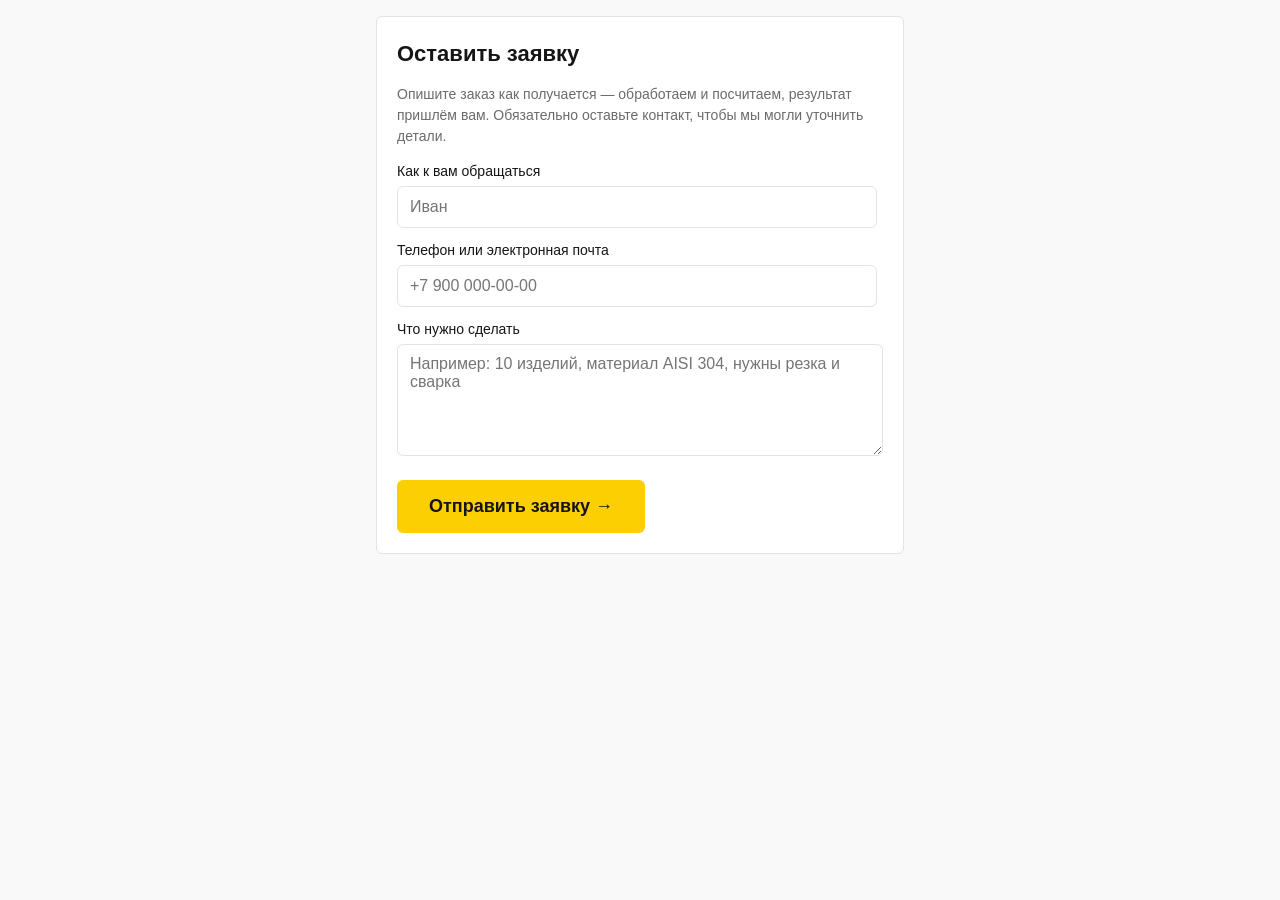
<file: templates/new.html>
<!DOCTYPE html>
<html lang="ru">
<head>
  <meta charset="utf-8">
  <meta name="viewport" content="width=device-width, initial-scale=1">
  <title>Оставить заявку</title>
  <link rel="stylesheet" href="/static/style.css">
</head>
<body>
  <div class="wrap narrow">
    <div class="card">
      <h1>Оставить заявку</h1>
      <p class="hint">Опишите заказ как получается — обработаем и посчитаем,
      результат пришлём вам. Обязательно оставьте контакт, чтобы мы могли уточнить детали.</p>
      <form method="post">
        <label>Как к вам обращаться
          <input type="text" name="client_name" placeholder="Иван">
        </label>
        <label>Телефон или электронная почта
          <input type="text" name="client_contact" placeholder="+7 900 000-00-00" required>
        </label>
        <label>Что нужно сделать
          <textarea name="description" rows="5" required
            placeholder="Например: 10 изделий, материал AISI 304, нужны резка и сварка"></textarea>
        </label>
        <button type="submit" class="big">Отправить заявку →</button>
      </form>
    </div>
  </div>
</body>
</html>
</file>
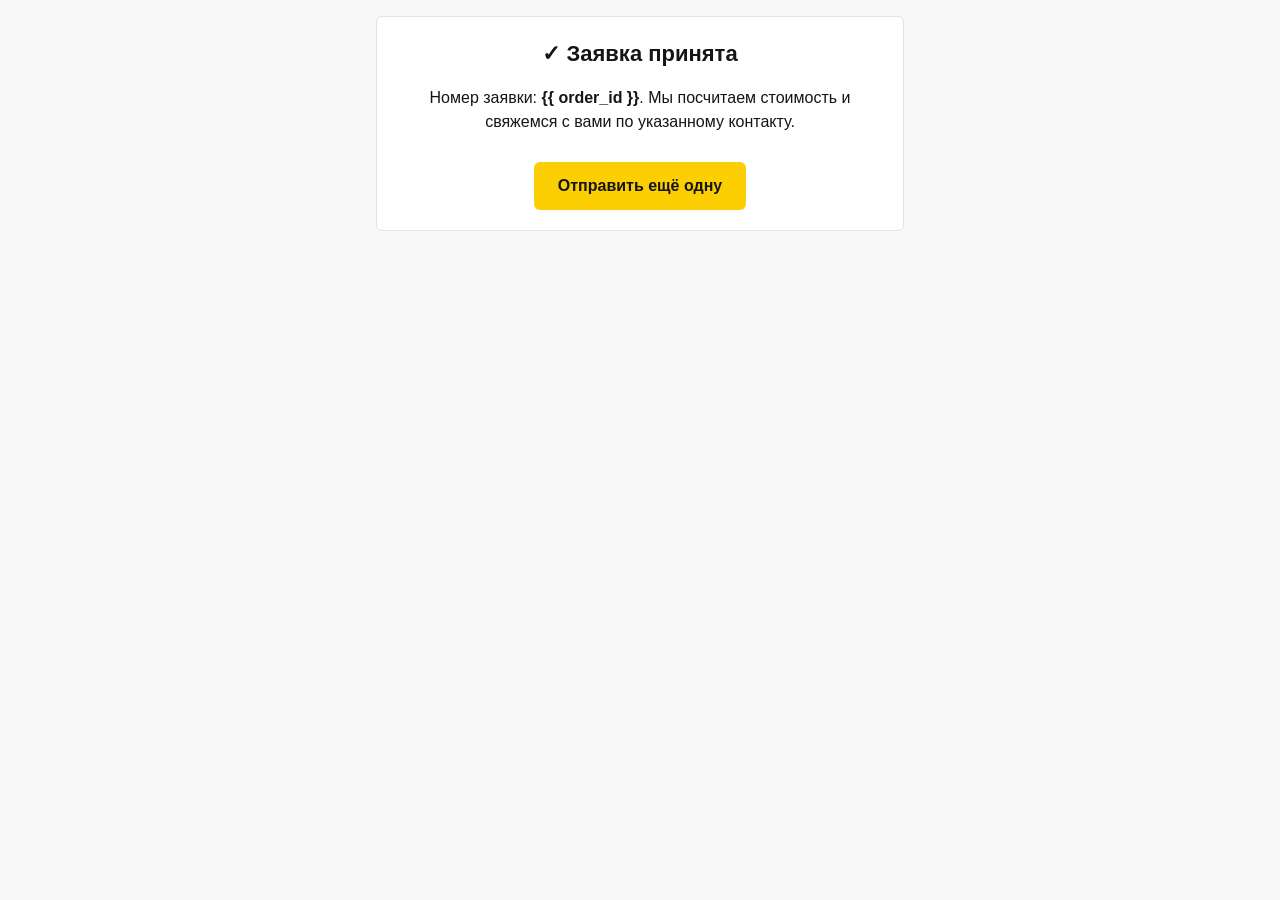
<file: templates/new_done.html>
<!DOCTYPE html>
<html lang="ru">
<head>
  <meta charset="utf-8">
  <meta name="viewport" content="width=device-width, initial-scale=1">
  <title>Заявка принята</title>
  <link rel="stylesheet" href="/static/style.css">
</head>
<body>
  <div class="wrap narrow">
    <div class="card center">
      <h1>✓ Заявка принята</h1>
      <p>Номер заявки: <b>{{ order_id }}</b>. Мы посчитаем стоимость
      и свяжемся с вами по указанному контакту.</p>
      <a class="btn" href="/new">Отправить ещё одну</a>
    </div>
  </div>
</body>
</html>
</file>
<file: static/style.css>
/* Стиль системы «Заявки → КП».
   Правила интерфейса записаны в скилле kp-interface: одна палитра
   на токенах, главный счётчик крупно, действия на месте, один набор
   кнопок, поля не ниже 40 px, фокус всегда виден. */
:root {
  --bg: #f9f9f9;
  --surface: #ffffff;
  --zebra: #fafafa;
  --ink: #151515;
  --muted: #6b6b6b;
  --line: #e3e3e3;
  --accent: #fbcf02;
  --accent-soft: #fffbe0;
  --ok: #e6f6e6;
  --ok-ink: #1d5c2a;
  --warn: #fff3c4;
  --warn-ink: #6b5a00;
  --radius: 6px;
  --gap: 16px;
}
@media (prefers-color-scheme: dark) {
  :root:not([data-theme="light"]) {
    --bg: #1c1c1c;
    --surface: #242424;
    --zebra: #2a2a2a;
    --ink: #f2f2f2;
    --muted: #a0a0a0;
    --line: #3a3a3a;
    --accent-soft: #453c00;
    --ok: #143018;
    --ok-ink: #9fe0b0;
    --warn: #443c00;
    --warn-ink: #ffe97a;
  }
}
* { box-sizing: border-box; }
body {
  margin: 0;
  background: var(--bg);
  color: var(--ink);
  font-family: Montserrat, Arial, sans-serif;
  font-size: 16px;
  line-height: 1.5;
}
.wrap { max-width: 960px; margin: 0 auto; padding: 16px; }
.wrap.narrow { max-width: 560px; }

/* Шапка: имя системы, режим, роль */
header {
  display: flex;
  align-items: center;
  gap: 12px;
  flex-wrap: wrap;
  margin: 8px 0 20px;
  padding-bottom: 12px;
  border-bottom: 1px solid var(--line);
}
h1 { font-size: 22px; margin: 0; }
h2 { font-size: 19px; margin-top: 0; }
h3 { font-size: 16px; margin: 0 0 12px; }

/* Карточка — основной контейнер смысла: одна секция = одна задача */
.card {
  background: var(--surface);
  border: 1px solid var(--line);
  border-radius: var(--radius);
  padding: 20px;
  margin-bottom: 20px;
  overflow-x: auto;
}
.card.center { text-align: center; }
.card.narrow { max-width: 480px; margin: 48px auto; }

.badge {
  display: inline-block;
  font-size: 13px;
  border: 1px solid var(--line);
  border-radius: 999px;
  padding: 3px 10px;
}
.badge-demo { background: var(--warn); }
.badge-live { background: var(--ok); }
.badge-wait { background: var(--accent-soft); font-weight: 600; }
.badge-ok { background: var(--ok); color: var(--ok-ink); }

/* Сообщения системы: слева плотная полоса — видно краем глаза */
.flash {
  background: var(--warn);
  color: var(--warn-ink);
  border-left: 4px solid var(--accent);
  border-radius: var(--radius);
  padding: 12px 16px;
  margin-bottom: 16px;
}

/* Шаги конвейера: готовые — зелёные с галочкой, текущий — тёмный */
.steps { display: flex; gap: 6px; flex-wrap: wrap; margin-bottom: 16px; }
.step {
  font-size: 13px;
  border: 1px solid var(--line);
  border-radius: 999px;
  padding: 7px 14px;
  color: var(--muted);
  background: var(--surface);
  min-height: 32px;
  display: inline-flex;
  align-items: center;
}
.step.active { background: var(--ink); color: var(--bg); border-color: var(--ink); font-weight: 600; }
.step.done { background: var(--ok); color: var(--ok-ink); border-color: transparent; }
.step.done::before { content: "✓ "; }

/* Главный экран: что важно сегодня — число заявок на проверке */
.hero { display: flex; align-items: center; gap: 24px; flex-wrap: wrap; }
.hero-number {
  font-size: 52px;
  font-weight: 700;
  line-height: 1;
  min-width: 72px;
  text-align: center;
}
.hero-text { flex: 1 1 220px; }
.hero-text h2 { margin-bottom: 4px; }
.hero-buttons { display: flex; gap: 12px; flex-wrap: wrap; }
.hero-buttons button, .hero-buttons .btn { margin-top: 0; }

/* Кнопки: один акцентный жёлтый, всё остальное белое */
button, .btn {
  display: inline-block;
  background: var(--accent);
  color: var(--ink);
  border: none;
  border-radius: var(--radius);
  padding: 12px 24px;
  font-size: 16px;
  font-weight: 600;
  font-family: inherit;
  text-decoration: none;
  cursor: pointer;
  margin-top: 12px;
  min-height: 44px;
}
button.big, .btn.big { font-size: 18px; padding: 16px 32px; }
button.secondary, .btn.secondary { background: var(--surface); border: 1px solid var(--line); }
.btn.small { padding: 6px 12px; font-size: 14px; margin: 0; min-height: 32px; }
button:hover, .btn:hover { transform: translateY(-1px); box-shadow: 0 2px 6px rgba(21, 21, 21, 0.12); }
button:active, .btn:active { transform: none; box-shadow: none; }
:focus-visible { outline: 2px solid var(--ink); outline-offset: 2px; }

label { display: block; margin-bottom: 12px; font-size: 14px; }
input[type="text"], input[type="password"], input[type="number"], textarea {
  display: block;
  width: 100%;
  max-width: 480px;
  min-height: 42px;
  padding: 10px 12px;
  font-size: 16px;
  border: 1px solid var(--line);
  border-radius: var(--radius);
  background: var(--surface);
  color: var(--ink);
  font-family: inherit;
  margin-top: 4px;
}
input:focus, textarea:focus { border-color: var(--accent); }
input[data-doubt="1"] {
  border: 2px solid #d9a400;
  background: var(--accent-soft);
}

/* Верхний пояс действий оператора */
.actions { display: flex; gap: 12px; margin-bottom: 20px; flex-wrap: wrap; }
.action-button {
  flex: 1 1 260px;
  font-size: 19px;
  padding: 22px 24px;
  margin: 0;
}
.action-button.inbox { background: var(--surface); border: 1px solid var(--line); }
.action-button.inbox.attention { background: var(--accent); border: none; }

/* Окна поверх страницы (заявки, отправка почты) */
.modal-dialog {
  border: 1px solid var(--line);
  border-radius: var(--radius);
  padding: 20px;
  max-width: 720px;
  width: 92%;
  background: var(--surface);
  color: var(--ink);
}
.modal-dialog::backdrop { background: rgba(0, 0, 0, 0.45); }
.modal-head { display: flex; justify-content: space-between; align-items: center; gap: 12px; }
.inbox-row td { cursor: pointer; }
.inbox-row:hover td { background: var(--accent-soft); }

/* Строки проверки заявок */
.position {
  border: 1px solid var(--line);
  border-radius: var(--radius);
  padding: 12px 16px;
  margin-bottom: 16px;
}
.row { display: flex; gap: 16px; flex-wrap: wrap; align-items: flex-end; }
.row label { flex: 1 1 200px; }
.row button, .row .btn { margin-top: 0; }

textarea {
  max-width: 640px;
  resize: vertical;
}

/* Зона перетаскивания файла */
.dropzone {
  display: block;
  border: 2px dashed var(--line);
  border-radius: var(--radius);
  padding: 32px 16px;
  text-align: center;
  cursor: pointer;
  font-size: 17px;
}
.dropzone.hover, .dropzone:hover { border-color: var(--accent); background: var(--accent-soft); }
.dropzone input { display: none; }

.raw pre {
  white-space: pre-wrap;
  background: var(--bg);
  border: 1px solid var(--line);
  border-radius: var(--radius);
  padding: 12px;
  font-size: 13px;
  max-height: 240px;
  overflow: auto;
}

/* Таблицы данных: полосатые строки, подсветка строки под мышью */
.tbl { width: 100%; border-collapse: collapse; margin: 12px 0; }
.tbl th, .tbl td { border: 1px solid var(--line); padding: 8px 10px; font-size: 14px; text-align: left; }
.tbl th { background: var(--bg); font-weight: 600; }
.tbl tr:nth-child(even):not(:first-child) td { background: var(--zebra); }
.tbl tr:hover td { background: var(--accent-soft); }
.tbl .btn { margin: 0; }

.total { font-size: 16px; margin: 8px 0 0; }
.total-big { font-size: 22px; font-weight: 700; }
.hint { font-size: 14px; color: var(--muted); }

/* Текст КП — как документ: шрифт с засечками, читается как письмо */
.kp-text {
  white-space: pre-wrap;
  font-family: Georgia, "Times New Roman", serif;
  font-size: 16px;
  line-height: 1.65;
  background: var(--surface);
  border: 1px solid var(--line);
  border-radius: var(--radius);
  padding: 20px;
}

/* Печать: бумага получает только текст КП и таблицу */
@media print {
  header, .steps, .no-print, .flash { display: none !important; }
  body { background: #fff; color: #000; }
  .card { background: #fff; border: none; padding: 0 0 12px; overflow: visible; }
  .kp-text { background: #fff; border: none; padding: 0; }
  .tbl th { background: #eee; }
  .tbl tr:nth-child(even):not(:first-child) td { background: #f6f6f6; }
}

/* Телефон: главные действия во всю ширину, таблицы скроллятся в карточке */
@media (max-width: 640px) {
  .action-button { flex: 1 1 100%; }
  .hero-buttons button, .hero-buttons .btn { flex: 1 1 100%; }
  header { gap: 8px; }
}
</file>
